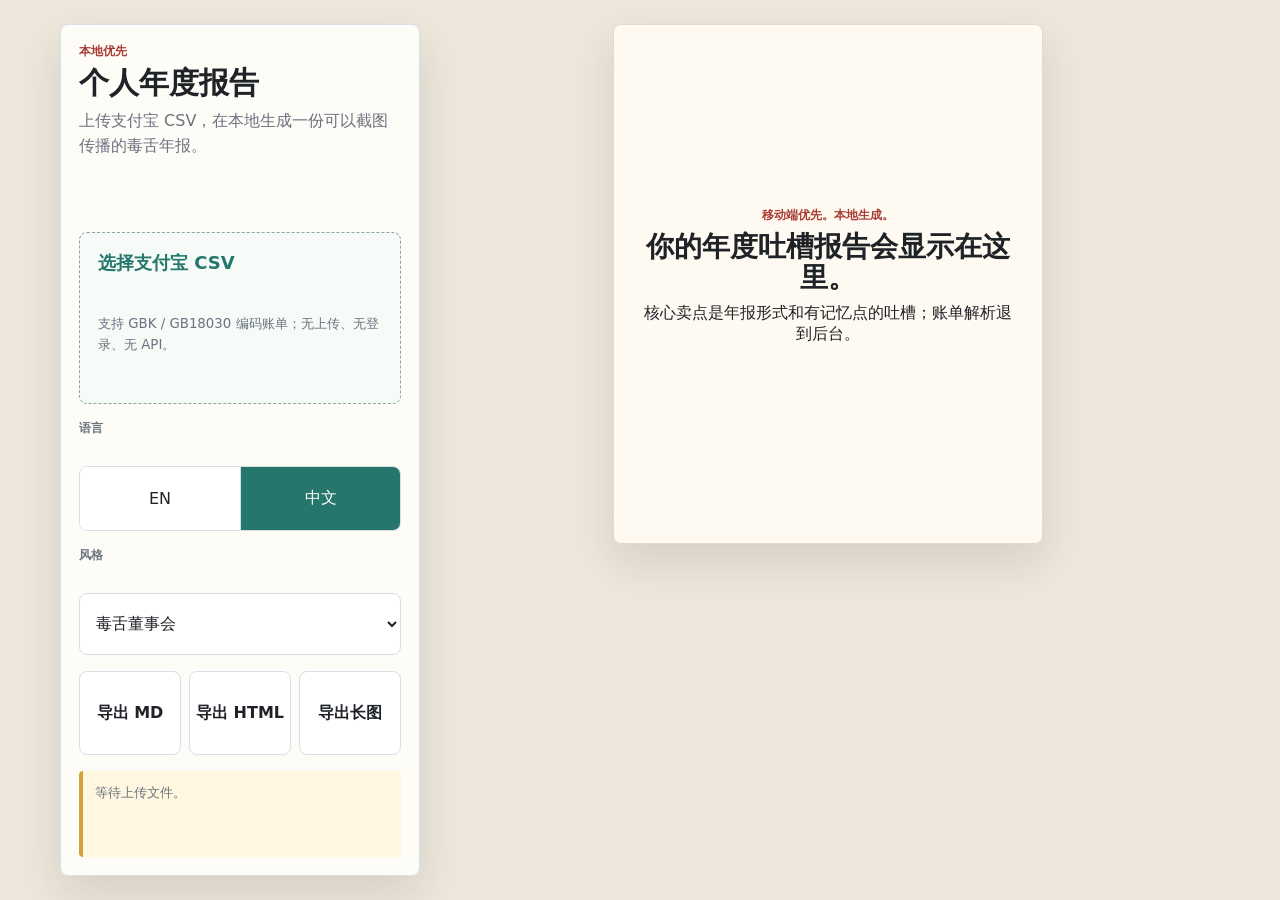
<file: web/annual-report/index.html>
<!doctype html>
<html lang="en" translate="no">
  <head>
    <meta charset="utf-8" />
    <meta name="google" content="notranslate" />
    <meta name="viewport" content="width=device-width, initial-scale=1" />
    <title>Local Personal Annual Report</title>
    <link rel="stylesheet" href="./src/styles.css" />
  </head>
  <body>
    <main class="shell">
      <section class="workspace">
        <aside class="panel controls" aria-label="Report controls">
          <div>
            <p class="eyebrow" data-i18n="eyebrow">Local-first</p>
            <h1 data-i18n="appTitle">Personal Annual Report</h1>
            <p class="intro" data-i18n="intro">Upload an Alipay CSV or cleaned ledger CSV. Everything runs in this browser tab.</p>
          </div>

          <label class="dropzone" for="fileInput">
            <input id="fileInput" type="file" accept=".csv,.json" />
            <span class="drop-title" data-i18n="chooseFile">Choose CSV / JSON</span>
            <small data-i18n="dropHint">Alipay CSV is supported first; cleaned ledger exports also work.</small>
          </label>

          <div class="control-group">
            <span class="control-label" data-i18n="languageLabel">Language</span>
            <div class="segmented" role="group" aria-label="Language">
              <button class="active" type="button" data-lang="en">EN</button>
              <button type="button" data-lang="zh">中文</button>
            </div>
          </div>

          <div class="control-group">
            <span class="control-label" data-i18n="toneLabel">Tone</span>
            <select id="styleSelect">
              <option value="board_roast" data-i18n="styleBoardRoast">Board Roast</option>
              <option value="serious" data-i18n="styleSerious">Serious Report</option>
              <option value="social_share" data-i18n="styleSocial">Social Share</option>
            </select>
          </div>

          <div class="actions">
            <button id="exportMarkdown" type="button" data-i18n="exportMarkdown">Markdown</button>
            <button id="exportHtml" type="button" data-i18n="exportHtml">HTML</button>
            <button id="exportPng" type="button" data-i18n="exportPng">PNG</button>
          </div>

          <div id="status" class="status" role="status">
            <span data-i18n="waiting">Waiting for a file.</span>
          </div>
        </aside>

        <section class="report-wrap" aria-live="polite">
          <article id="report" class="report">
            <div class="placeholder">
              <p class="eyebrow" data-i18n="placeholderKicker">No network. No API.</p>
              <h2 data-i18n="placeholderTitle">Your report will appear here.</h2>
              <p data-i18n="placeholderBody">Upload an Alipay CSV first; stricter multi-source reconciliation still belongs to the CLI.</p>
            </div>
          </article>
        </section>
      </section>
    </main>
    <script src="./src/app.js"></script>
  </body>
</html>
</file>
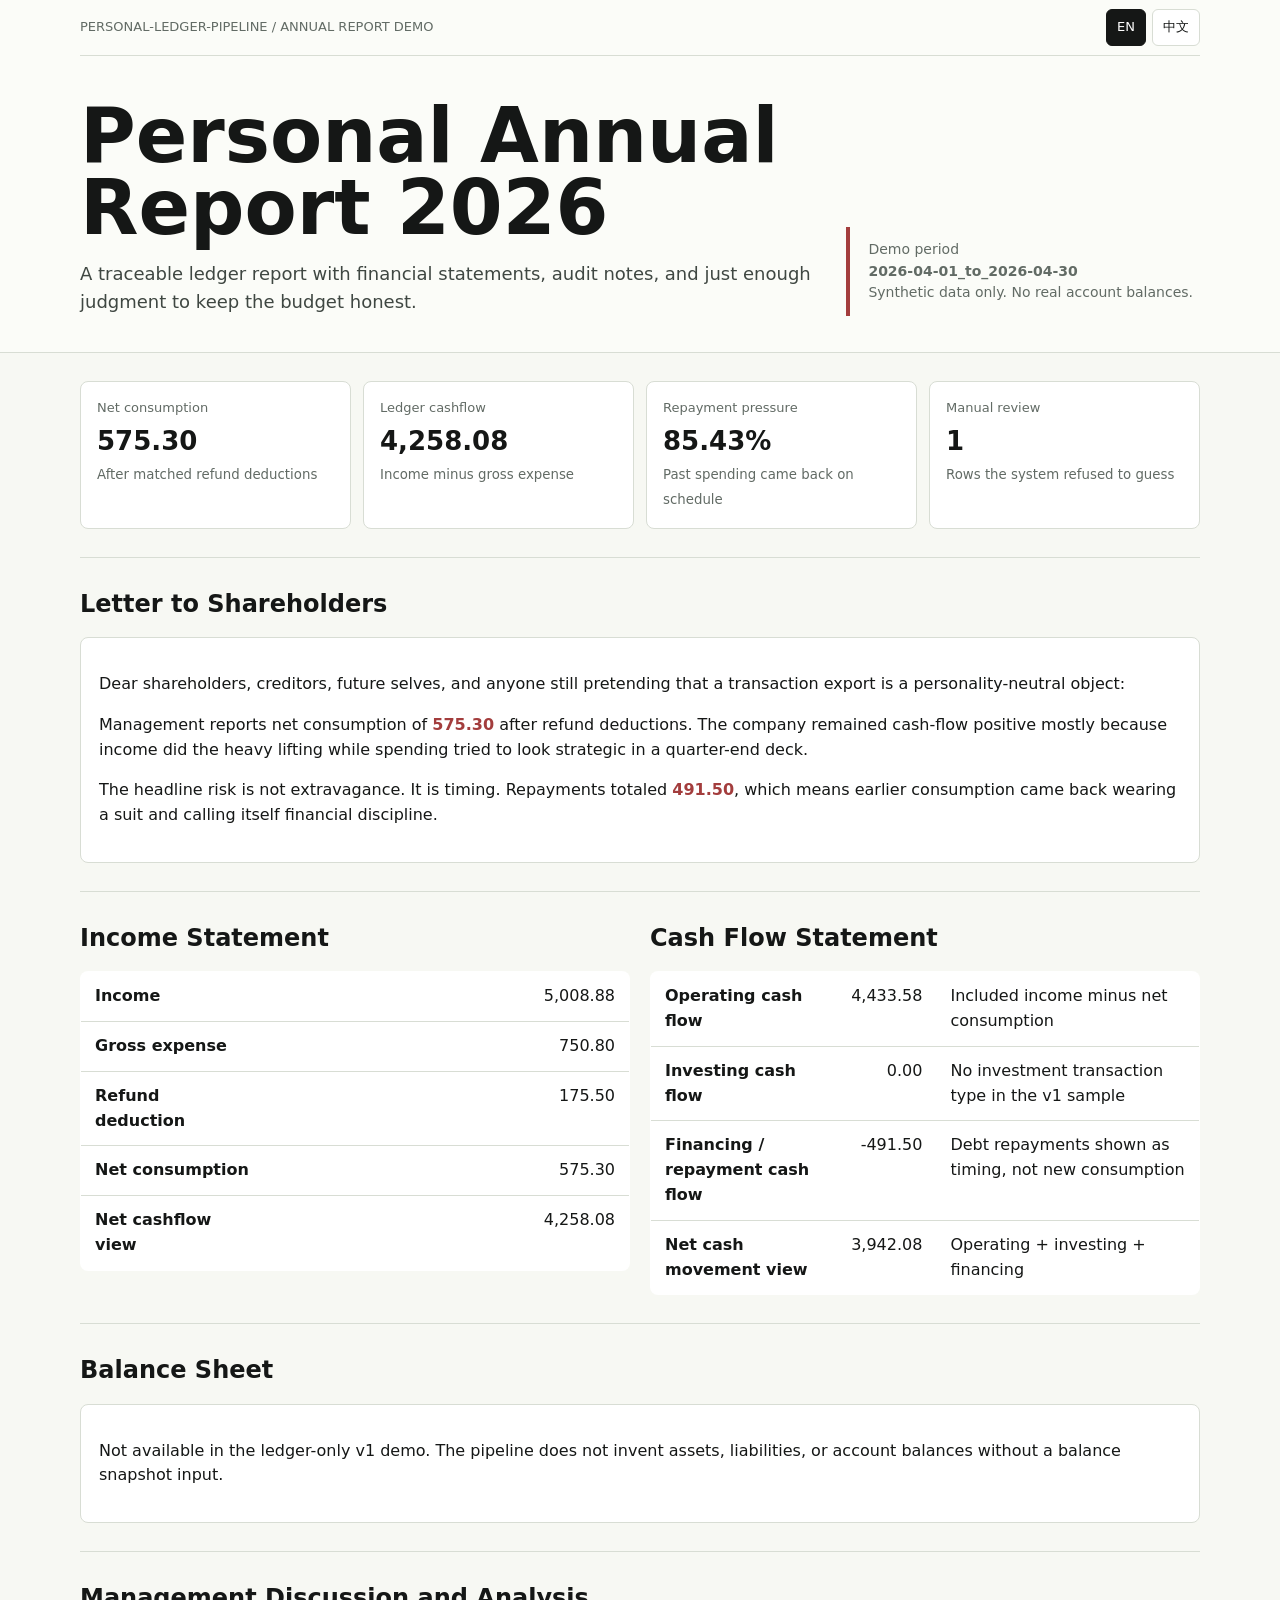
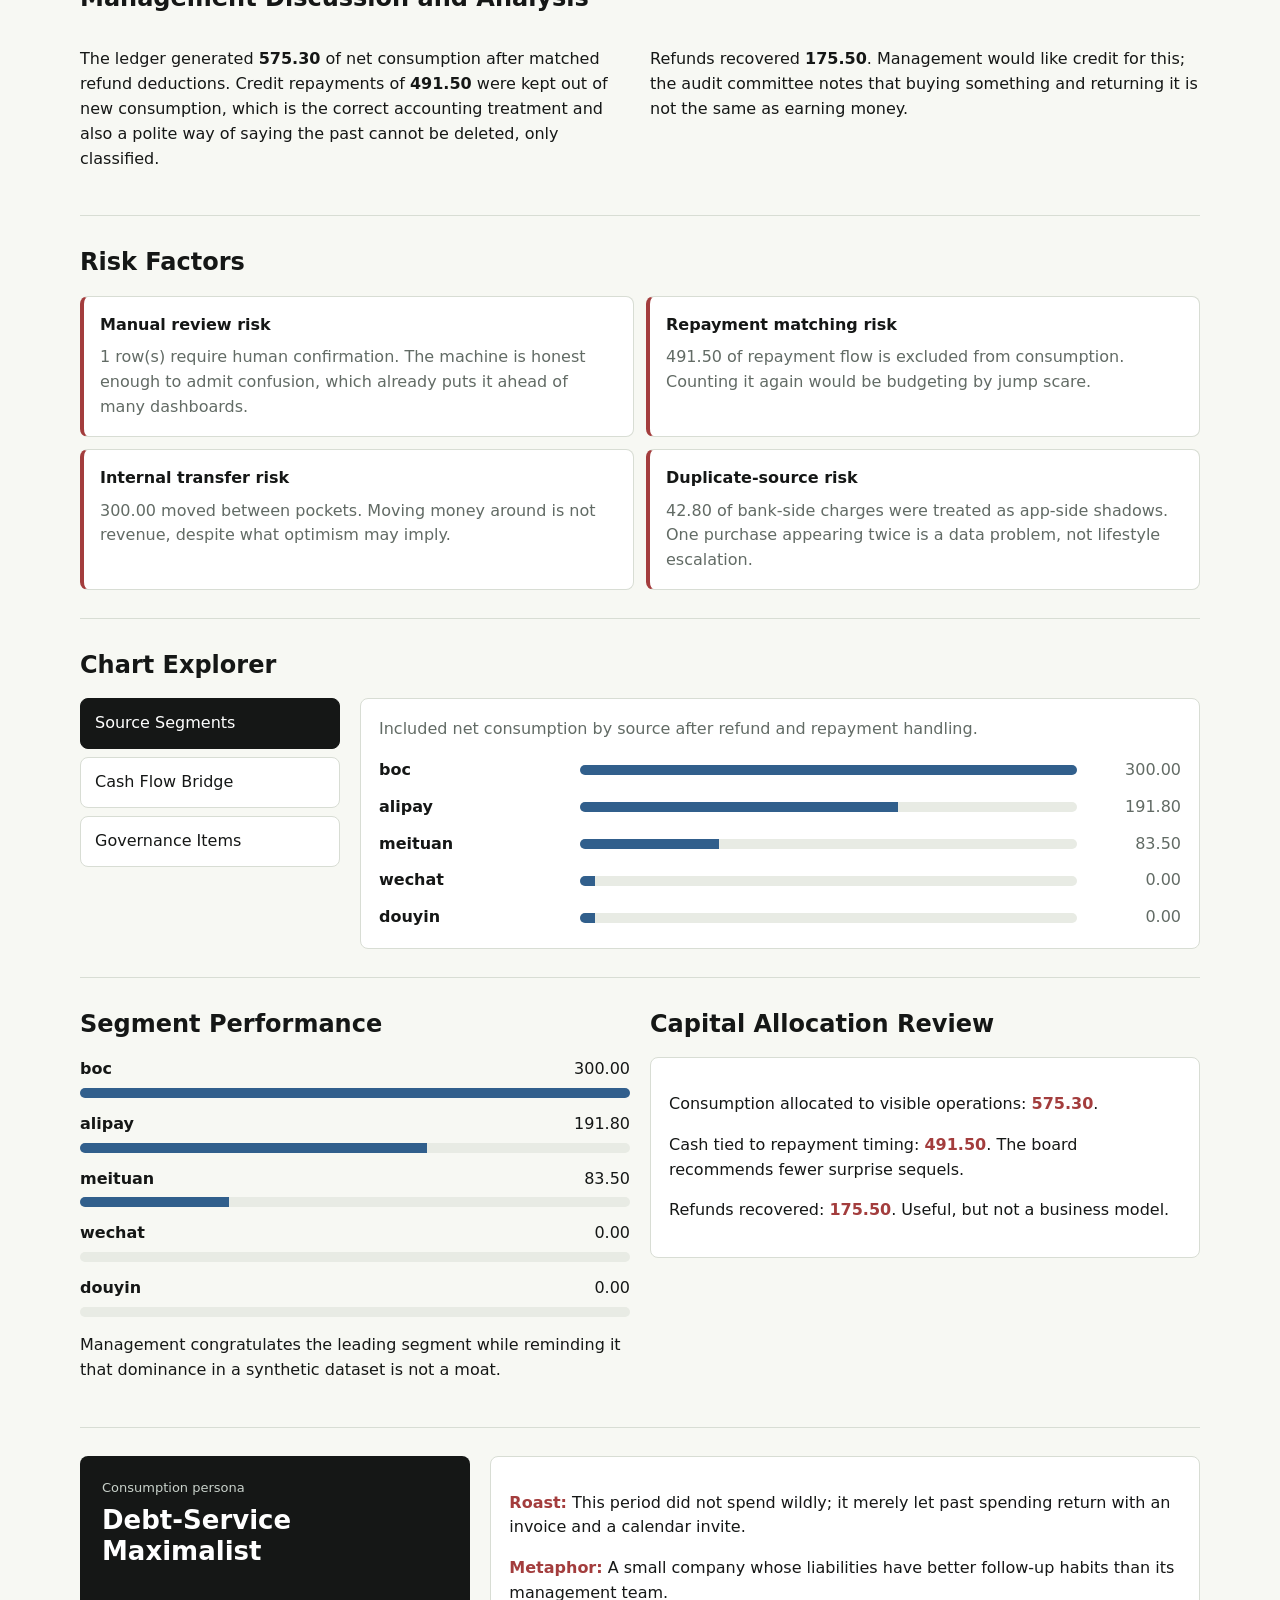
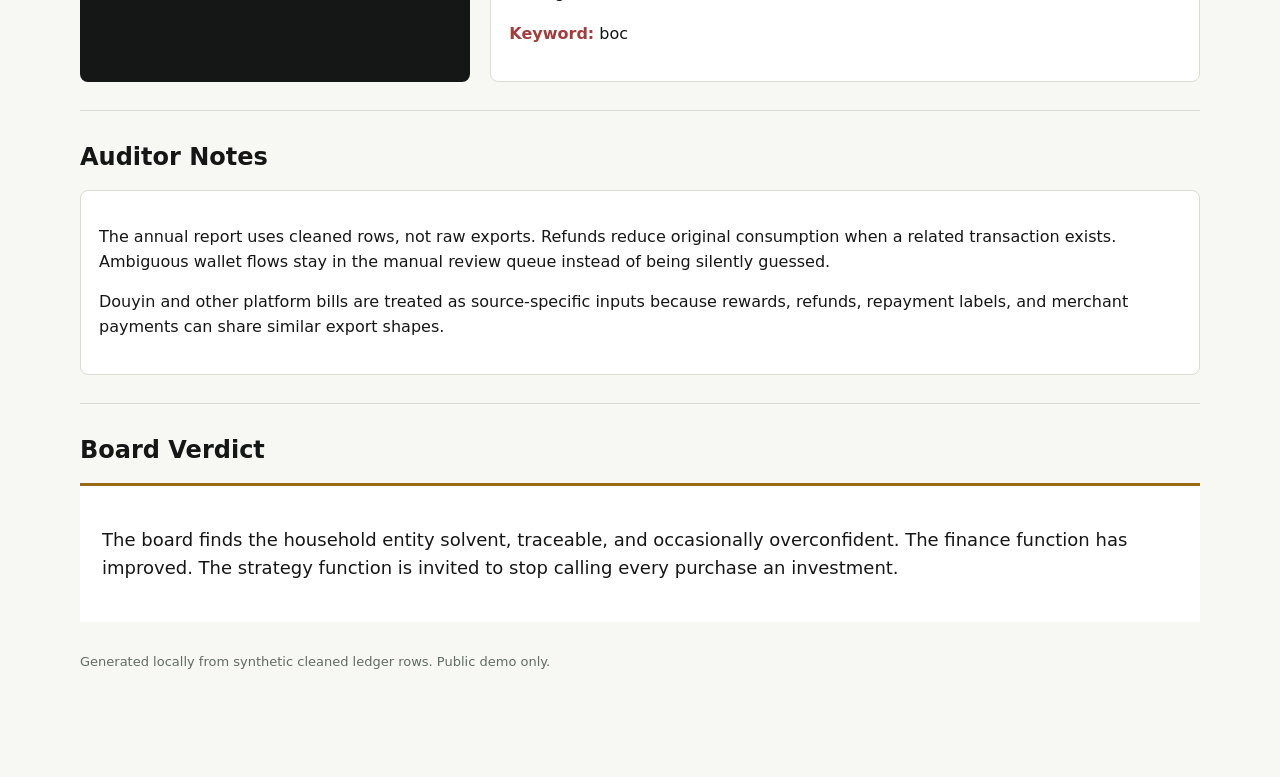
<file: examples/annual_report_2026.html>
<!doctype html>
<html lang="en">
<head>
  <meta charset="utf-8">
  <meta name="viewport" content="width=device-width, initial-scale=1">
  <title>Personal Annual Report 2026</title>
  <style>
    :root {
      --paper: #f7f8f3;
      --ink: #151716;
      --muted: #626b65;
      --line: #d8ddd4;
      --panel: #ffffff;
      --green: #2f6f4e;
      --blue: #315f8c;
      --red: #a33d3d;
      --gold: #9a6a16;
    }
    * { box-sizing: border-box; }
    body {
      margin: 0;
      background: var(--paper);
      color: var(--ink);
      font-family: Inter, ui-sans-serif, system-ui, -apple-system, BlinkMacSystemFont, "Segoe UI", sans-serif;
      line-height: 1.55;
    }
    body[data-lang="en"] .lang-zh,
    body[data-lang="zh"] .lang-en { display: none; }
    .report-header {
      border-bottom: 1px solid var(--line);
      background: #fbfcf8;
    }
    .wrap { width: min(1120px, calc(100% - 32px)); margin: 0 auto; }
    .topbar {
      min-height: 56px;
      display: flex;
      align-items: center;
      justify-content: space-between;
      gap: 16px;
      border-bottom: 1px solid var(--line);
    }
    .brand { font-size: 13px; color: var(--muted); text-transform: uppercase; letter-spacing: 0; }
    .top-actions { display: flex; align-items: center; gap: 10px; flex-wrap: wrap; }
    .back-link {
      color: var(--green);
      text-decoration: none;
      border-bottom: 1px solid rgba(47, 111, 78, 0.35);
      font-size: 13px;
    }
    .toggle { display: flex; gap: 6px; }
    .toggle button {
      border: 1px solid var(--line);
      background: var(--panel);
      color: var(--ink);
      padding: 7px 10px;
      border-radius: 6px;
      cursor: pointer;
      font: inherit;
      font-size: 13px;
    }
    .toggle button[aria-pressed="true"] {
      background: var(--ink);
      border-color: var(--ink);
      color: #fff;
    }
    .hero {
      padding: 44px 0 36px;
      display: grid;
      grid-template-columns: minmax(0, 1.35fr) minmax(260px, 0.65fr);
      gap: 32px;
      align-items: end;
    }
    h1 {
      margin: 0 0 16px;
      font-size: clamp(38px, 6vw, 76px);
      line-height: 0.95;
      letter-spacing: 0;
    }
    .subtitle { max-width: 760px; color: #3f4742; font-size: 18px; margin: 0; }
    .stamp {
      border-left: 4px solid var(--red);
      padding: 12px 0 12px 18px;
      color: var(--muted);
      font-size: 14px;
    }
    main { padding: 28px 0 64px; }
    .metrics {
      display: grid;
      grid-template-columns: repeat(4, minmax(0, 1fr));
      gap: 12px;
      margin-bottom: 28px;
    }
    .metric {
      background: var(--panel);
      border: 1px solid var(--line);
      border-radius: 8px;
      padding: 16px;
      min-height: 132px;
    }
    .metric .label { display: block; color: var(--muted); font-size: 13px; }
    .metric strong { display: block; margin: 10px 0 8px; font-size: 26px; line-height: 1; }
    .metric small { color: var(--muted); }
    .band {
      padding: 28px 0;
      border-top: 1px solid var(--line);
    }
    .band h2 { margin: 0 0 14px; font-size: 24px; letter-spacing: 0; }
    .two-col {
      display: grid;
      grid-template-columns: minmax(0, 1fr) minmax(0, 1fr);
      gap: 20px;
    }
    .note {
      background: #fff;
      border: 1px solid var(--line);
      border-radius: 8px;
      padding: 18px;
    }
    .note strong { color: var(--red); }
    table {
      width: 100%;
      border-collapse: collapse;
      background: var(--panel);
      border: 1px solid var(--line);
      border-radius: 8px;
      overflow: hidden;
    }
    th, td { padding: 12px 14px; border-bottom: 1px solid var(--line); text-align: left; vertical-align: top; }
    td:nth-child(2) { text-align: right; font-variant-numeric: tabular-nums; }
    tr:last-child th, tr:last-child td { border-bottom: 0; }
    th { width: 34%; font-weight: 600; }
    .risk-grid {
      display: grid;
      grid-template-columns: repeat(2, minmax(0, 1fr));
      gap: 12px;
    }
    .risk {
      border: 1px solid var(--line);
      border-left: 4px solid var(--red);
      background: var(--panel);
      border-radius: 8px;
      padding: 16px;
    }
    .risk h3 { margin: 0 0 8px; font-size: 16px; }
    .risk p { margin: 0; color: var(--muted); }
    .segment-row { margin: 0 0 14px; }
    .segment-top { display: flex; justify-content: space-between; gap: 12px; margin-bottom: 6px; }
    .bar { height: 10px; background: #e8ebe4; border-radius: 999px; overflow: hidden; }
    .bar span { display: block; height: 100%; background: var(--blue); }
    .chart-shell {
      display: grid;
      grid-template-columns: 260px minmax(0, 1fr);
      gap: 20px;
      align-items: start;
    }
    .chart-controls { display: grid; gap: 8px; }
    .chart-button {
      width: 100%;
      border: 1px solid var(--line);
      background: var(--panel);
      border-radius: 8px;
      padding: 12px 14px;
      color: var(--ink);
      cursor: pointer;
      font: inherit;
      text-align: left;
    }
    .chart-button[aria-pressed="true"] { background: var(--ink); color: #fff; border-color: var(--ink); }
    .chart-explorer { background: var(--panel); border: 1px solid var(--line); border-radius: 8px; padding: 18px; }
    .chart-summary { color: var(--muted); margin: 0 0 16px; }
    .chart-list { display: grid; gap: 12px; }
    .chart-item {
      display: grid;
      grid-template-columns: minmax(120px, .38fr) minmax(0, 1fr) 92px;
      gap: 12px;
      align-items: center;
    }
    .chart-label { font-weight: 700; }
    .chart-value { color: var(--muted); font-variant-numeric: tabular-nums; text-align: right; }
    .persona {
      display: grid;
      grid-template-columns: minmax(0, 0.55fr) minmax(0, 1fr);
      gap: 20px;
      align-items: stretch;
    }
    .persona-badge {
      background: var(--ink);
      color: #fff;
      border-radius: 8px;
      padding: 22px;
    }
    .persona-badge span { display: block; color: #c8d1ca; font-size: 13px; margin-bottom: 8px; }
    .persona-badge strong { font-size: 26px; line-height: 1.1; }
    .verdict {
      border-top: 3px solid var(--gold);
      background: #fff;
      padding: 22px;
      font-size: 18px;
    }
    .footnote { color: var(--muted); font-size: 13px; margin-top: 30px; }
    @media (max-width: 820px) {
      .hero, .two-col, .persona, .chart-shell { grid-template-columns: 1fr; }
      .metrics, .risk-grid { grid-template-columns: repeat(2, minmax(0, 1fr)); }
    }
    @media (max-width: 560px) {
      .wrap { width: min(100% - 20px, 1120px); }
      .topbar { align-items: flex-start; flex-direction: column; padding: 12px 0; }
      .top-actions { align-items: flex-start; }
      .metrics, .risk-grid { grid-template-columns: 1fr; }
      .chart-item { grid-template-columns: 1fr; gap: 6px; }
      .chart-value { text-align: left; }
      th, td { display: block; width: 100%; }
      td:nth-child(2) { text-align: left; }
    }
  </style>
</head>
<body data-lang="en">
  <header class="report-header">
    <div class="wrap">
      <div class="topbar">
        <div class="brand">personal-ledger-pipeline / annual report demo</div>
        <div class="top-actions">

          <div class="toggle" aria-label="Language">
            <button type="button" data-set-lang="en" aria-pressed="true">EN</button>
            <button type="button" data-set-lang="zh" aria-pressed="false">中文</button>
          </div>
        </div>
      </div>
      <section class="hero">
        <div>
          <h1 class="lang lang-en">Personal Annual Report 2026</h1>
          <h1 class="lang lang-zh">个人年度报告 2026</h1>
          <p class="subtitle lang lang-en">A traceable ledger report with financial statements, audit notes, and just enough judgment to keep the budget honest.</p>
          <p class="subtitle lang lang-zh">一份从清洗后账本生成的网页年报：有财务三表、审计说明，也有一点让预算无法装睡的锐评。</p>
        </div>
        <aside class="stamp">
          <span class="lang lang-en">Demo period</span><span class="lang lang-zh">演示期间</span><br>
          <strong>2026-04-01_to_2026-04-30</strong><br>
          <span class="lang lang-en">Synthetic data only. No real account balances.</span>
          <span class="lang lang-zh">仅使用合成数据，不包含真实账户余额。</span>
        </aside>
      </section>
    </div>
  </header>
  <main class="wrap">
    <section class="metrics" aria-label="Financial highlights">

        <article class="metric">
          <span class="label lang lang-en">Net consumption</span>
          <span class="label lang lang-zh">净消费</span>
          <strong>575.30</strong>
          <small class="lang lang-en">After matched refund deductions</small>
          <small class="lang lang-zh">已扣除可匹配退款</small>
        </article>

        <article class="metric">
          <span class="label lang lang-en">Ledger cashflow</span>
          <span class="label lang lang-zh">账本净现金流</span>
          <strong>4,258.08</strong>
          <small class="lang lang-en">Income minus gross expense</small>
          <small class="lang lang-zh">收入减退款前总支出</small>
        </article>

        <article class="metric">
          <span class="label lang lang-en">Repayment pressure</span>
          <span class="label lang lang-zh">还款压力</span>
          <strong>85.43%</strong>
          <small class="lang lang-en">Past spending came back on schedule</small>
          <small class="lang lang-zh">历史消费按时回来敲门</small>
        </article>

        <article class="metric">
          <span class="label lang lang-en">Manual review</span>
          <span class="label lang lang-zh">人工复核</span>
          <strong>1</strong>
          <small class="lang lang-en">Rows the system refused to guess</small>
          <small class="lang lang-zh">系统拒绝硬猜的流水</small>
        </article>
    </section>

    <section class="band">
      <h2 class="lang lang-en">Letter to Shareholders</h2>
      <h2 class="lang lang-zh">致股东信</h2>
      <div class="note">
        <p class="lang lang-en">Dear shareholders, creditors, future selves, and anyone still pretending that a transaction export is a personality-neutral object:</p>
        <p class="lang lang-zh">致各位股东、债权人、未来的自己，以及仍然相信账单导出不暴露性格的朋友：</p>
        <p class="lang lang-en">Management reports net consumption of <strong>575.30</strong> after refund deductions. The company remained cash-flow positive mostly because income did the heavy lifting while spending tried to look strategic in a quarter-end deck.</p>
        <p class="lang lang-zh">管理层报告，本期退款抵扣后的净消费为 <strong>575.30</strong>。公司维持账本口径现金流为正，主要原因是收入承担了大部分体力活，而支出负责在季末汇报里假装自己很有战略意义。</p>
        <p class="lang lang-en">The headline risk is not extravagance. It is timing. Repayments totaled <strong>491.50</strong>, which means earlier consumption came back wearing a suit and calling itself financial discipline.</p>
        <p class="lang lang-zh">本期最大风险来自时点，而非挥霍。还款合计 <strong>491.50</strong>，说明早先的消费换了身西装回来，并自称财务纪律。</p>
      </div>
    </section>

    <section class="band two-col">
      <div>
        <h2 class="lang lang-en">Income Statement</h2>
        <h2 class="lang lang-zh">个人利润表</h2>
        <table><tr><th><span class="lang lang-en">Income</span><span class="lang lang-zh">收入</span></th><td>5,008.88</td></tr>
<tr><th><span class="lang lang-en">Gross expense</span><span class="lang lang-zh">退款前总支出</span></th><td>750.80</td></tr>
<tr><th><span class="lang lang-en">Refund deduction</span><span class="lang lang-zh">退款抵扣</span></th><td>175.50</td></tr>
<tr><th><span class="lang lang-en">Net consumption</span><span class="lang lang-zh">净消费</span></th><td>575.30</td></tr>
<tr><th><span class="lang lang-en">Net cashflow view</span><span class="lang lang-zh">账本视角净现金流</span></th><td>4,258.08</td></tr></table>
      </div>
      <div>
        <h2 class="lang lang-en">Cash Flow Statement</h2>
        <h2 class="lang lang-zh">个人现金流量表</h2>
        <table><tr><th><span class="lang lang-en">Operating cash flow</span><span class="lang lang-zh">经营性现金流</span></th><td>4,433.58</td><td><span class="lang lang-en">Included income minus net consumption</span><span class="lang lang-zh">纳入收入减去净消费</span></td></tr>
<tr><th><span class="lang lang-en">Investing cash flow</span><span class="lang lang-zh">投资性现金流</span></th><td>0.00</td><td><span class="lang lang-en">No investment transaction type in the v1 sample</span><span class="lang lang-zh">v1 样本暂无投资交易类型</span></td></tr>
<tr><th><span class="lang lang-en">Financing / repayment cash flow</span><span class="lang lang-zh">融资 / 还款现金流</span></th><td>-491.50</td><td><span class="lang lang-en">Debt repayments shown as timing, not new consumption</span><span class="lang lang-zh">还款作为时点展示，不计入新消费</span></td></tr>
<tr><th><span class="lang lang-en">Net cash movement view</span><span class="lang lang-zh">净现金变动视角</span></th><td>3,942.08</td><td><span class="lang lang-en">Operating + investing + financing</span><span class="lang lang-zh">经营性 + 投资性 + 融资性现金流</span></td></tr></table>
      </div>
    </section>

    <section class="band">
      <h2 class="lang lang-en">Balance Sheet</h2>
      <h2 class="lang lang-zh">个人资产负债表</h2>
      <div class="note">
        <p class="lang lang-en">Not available in the ledger-only v1 demo. The pipeline does not invent assets, liabilities, or account balances without a balance snapshot input.</p>
        <p class="lang lang-zh">v1 账本演示暂不生成资产负债表。仅凭交易流水不能可靠推断资产、负债或账户余额；没有余额快照输入时，系统不会虚构这些数据。</p>
      </div>
    </section>

    <section class="band">
      <h2 class="lang lang-en">Management Discussion and Analysis</h2>
      <h2 class="lang lang-zh">管理层讨论与分析</h2>
      <div class="two-col">
        <p class="lang lang-en">The ledger generated <strong>575.30</strong> of net consumption after matched refund deductions. Credit repayments of <strong>491.50</strong> were kept out of new consumption, which is the correct accounting treatment and also a polite way of saying the past cannot be deleted, only classified.</p>
        <p class="lang lang-zh">账本在匹配退款抵扣后形成 <strong>575.30</strong> 的净消费。<strong>491.50</strong> 的信用还款未计入新消费，这是正确的会计处理，也是一种比较体面的说法：过去不能删除，只能分类。</p>
        <p class="lang lang-en">Refunds recovered <strong>175.50</strong>. Management would like credit for this; the audit committee notes that buying something and returning it is not the same as earning money.</p>
        <p class="lang lang-zh">本期退款回收 <strong>175.50</strong>。管理层希望对此邀功；审计委员会提醒，买了又退不等于创造收入。</p>
      </div>
    </section>

    <section class="band">
      <h2 class="lang lang-en">Risk Factors</h2>
      <h2 class="lang lang-zh">风险因素</h2>
      <div class="risk-grid">
        <article class="risk"><h3 class="lang lang-en">Manual review risk</h3><h3 class="lang lang-zh">人工复核风险</h3><p class="lang lang-en">1 row(s) require human confirmation. The machine is honest enough to admit confusion, which already puts it ahead of many dashboards.</p><p class="lang lang-zh">1 行流水需要人工确认。机器至少承认自己看不懂，这已经比很多仪表盘诚实。</p></article>
        <article class="risk"><h3 class="lang lang-en">Repayment matching risk</h3><h3 class="lang lang-zh">还款匹配风险</h3><p class="lang lang-en">491.50 of repayment flow is excluded from consumption. Counting it again would be budgeting by jump scare.</p><p class="lang lang-zh">491.50 的还款流量已从消费口径剔除。再算一次，就是用惊吓法做预算。</p></article>
        <article class="risk"><h3 class="lang lang-en">Internal transfer risk</h3><h3 class="lang lang-zh">内部转账风险</h3><p class="lang lang-en">300.00 moved between pockets. Moving money around is not revenue, despite what optimism may imply.</p><p class="lang lang-zh">300.00 属于账户间流动。钱从左口袋到右口袋，不会因为路径变长就变成收入。</p></article>
        <article class="risk"><h3 class="lang lang-en">Duplicate-source risk</h3><h3 class="lang lang-zh">多来源重复风险</h3><p class="lang lang-en">42.80 of bank-side charges were treated as app-side shadows. One purchase appearing twice is a data problem, not lifestyle escalation.</p><p class="lang lang-zh">42.80 的银行卡侧扣款被识别为 app 支付影子记录。一笔消费出现两次，属于数据问题，不该升级成生活方式检讨。</p></article>
      </div>
    </section>

    <section class="band">
      <h2 class="lang lang-en">Chart Explorer</h2>
      <h2 class="lang lang-zh">图表查看器</h2>
      <div class="chart-shell">
        <div class="chart-controls" aria-label="Chart datasets">
          <button class="chart-button" type="button" data-chart="segments" aria-pressed="true">
            <span class="lang lang-en">Source Segments</span><span class="lang lang-zh">来源分部</span>
          </button>
          <button class="chart-button" type="button" data-chart="cashflow" aria-pressed="false">
            <span class="lang lang-en">Cash Flow Bridge</span><span class="lang lang-zh">现金流桥</span>
          </button>
          <button class="chart-button" type="button" data-chart="governance" aria-pressed="false">
            <span class="lang lang-en">Governance Items</span><span class="lang lang-zh">治理项目</span>
          </button>
        </div>
        <div class="chart-explorer">
          <p class="chart-summary" data-chart-summary></p>
          <div class="chart-list" data-chart-list></div>
        </div>
      </div>
    </section>

    <section class="band two-col">
      <div>
        <h2 class="lang lang-en">Segment Performance</h2>
        <h2 class="lang lang-zh">分部表现</h2>

        <div class="segment-row">
          <div class="segment-top">
            <strong>boc</strong>
            <span>300.00</span>
          </div>
          <div class="bar"><span style="width: 100%"></span></div>
        </div>

        <div class="segment-row">
          <div class="segment-top">
            <strong>alipay</strong>
            <span>191.80</span>
          </div>
          <div class="bar"><span style="width: 63%"></span></div>
        </div>

        <div class="segment-row">
          <div class="segment-top">
            <strong>meituan</strong>
            <span>83.50</span>
          </div>
          <div class="bar"><span style="width: 27%"></span></div>
        </div>

        <div class="segment-row">
          <div class="segment-top">
            <strong>wechat</strong>
            <span>0.00</span>
          </div>
          <div class="bar"><span style="width: 0%"></span></div>
        </div>

        <div class="segment-row">
          <div class="segment-top">
            <strong>douyin</strong>
            <span>0.00</span>
          </div>
          <div class="bar"><span style="width: 0%"></span></div>
        </div>
        <p class="lang lang-en">Management congratulates the leading segment while reminding it that dominance in a synthetic dataset is not a moat.</p>
        <p class="lang lang-zh">管理层祝贺领先分部，同时提醒它：在合成数据里领先，不构成护城河。</p>
      </div>
      <div>
        <h2 class="lang lang-en">Capital Allocation Review</h2>
        <h2 class="lang lang-zh">资本配置回顾</h2>
        <div class="note">
          <p class="lang lang-en">Consumption allocated to visible operations: <strong>575.30</strong>.</p>
          <p class="lang lang-zh">分配至可见经营活动的消费：<strong>575.30</strong>。</p>
          <p class="lang lang-en">Cash tied to repayment timing: <strong>491.50</strong>. The board recommends fewer surprise sequels.</p>
          <p class="lang lang-zh">被还款时点占用的现金：<strong>491.50</strong>。董事会建议减少这种突袭式续集。</p>
          <p class="lang lang-en">Refunds recovered: <strong>175.50</strong>. Useful, but not a business model.</p>
          <p class="lang lang-zh">退款回收：<strong>175.50</strong>。有用，但还撑不起一个商业模式。</p>
        </div>
      </div>
    </section>

    <section class="band persona">
      <div class="persona-badge">
        <span class="lang lang-en">Consumption persona</span>
        <span class="lang lang-zh">消费人格画像</span>
        <strong class="lang lang-en">Debt-Service Maximalist</strong>
        <strong class="lang lang-zh">还款优先型 CFO</strong>
      </div>
      <div class="note">
        <p class="lang lang-en"><strong>Roast:</strong> This period did not spend wildly; it merely let past spending return with an invoice and a calendar invite.</p>
        <p class="lang lang-zh"><strong>锐评：</strong>本期没有真的挥霍，只是让过去的消费带着账单和日程提醒重新登场。</p>
        <p class="lang lang-en"><strong>Metaphor:</strong> A small company whose liabilities have better follow-up habits than its management team.</p>
        <p class="lang lang-zh"><strong>年度比喻：</strong>像一家小公司，负债管理比管理层本人更会 follow up。</p>
        <p class="lang lang-en"><strong>Keyword:</strong> boc</p>
        <p class="lang lang-zh"><strong>年度关键词：</strong>boc</p>
      </div>
    </section>

    <section class="band">
      <h2 class="lang lang-en">Auditor Notes</h2>
      <h2 class="lang lang-zh">审计说明</h2>
      <div class="note">
        <p class="lang lang-en">The annual report uses cleaned rows, not raw exports. Refunds reduce original consumption when a related transaction exists. Ambiguous wallet flows stay in the manual review queue instead of being silently guessed.</p>
        <p class="lang lang-zh">年报只使用清洗后的账本，不直接读取原始账单。存在关联交易时，退款回冲原始消费；含义不明的钱包流水进入人工复核队列，不静默猜测。</p>
        <p class="lang lang-en">Douyin and other platform bills are treated as source-specific inputs because rewards, refunds, repayment labels, and merchant payments can share similar export shapes.</p>
        <p class="lang lang-zh">抖音等平台账单按特殊来源处理，因为奖励、退款、还款标签和商户消费在导出格式上可能长得很像。</p>
      </div>
    </section>

    <section class="band">
      <h2 class="lang lang-en">Board Verdict</h2>
      <h2 class="lang lang-zh">董事会结论</h2>
      <div class="verdict">
        <p class="lang lang-en">The board finds the household entity solvent, traceable, and occasionally overconfident. The finance function has improved. The strategy function is invited to stop calling every purchase an investment.</p>
        <p class="lang lang-zh">董事会认为，本家庭实体具备偿付能力、可追溯性，以及偶发性过度自信。财务职能已有进步，战略职能请停止把每一笔消费都称为投资。</p>
      </div>
      <p class="footnote lang lang-en">Generated locally from synthetic cleaned ledger rows. Public demo only.</p>
      <p class="footnote lang lang-zh">由本地合成 cleaned ledger 生成。仅用于公开演示。</p>
    </section>
  </main>
  <script>
    const chartData = {"segments": {"summaryEn": "Included net consumption by source after refund and repayment handling.", "summaryZh": "按来源查看已纳入消费口径的净消费，已处理退款和还款排除。", "items": [{"labelEn": "boc", "labelZh": "boc", "value": 300.0, "display": "300.00"}, {"labelEn": "alipay", "labelZh": "alipay", "value": 191.8, "display": "191.80"}, {"labelEn": "meituan", "labelZh": "meituan", "value": 83.5, "display": "83.50"}, {"labelEn": "wechat", "labelZh": "wechat", "value": 0.0, "display": "0.00"}, {"labelEn": "douyin", "labelZh": "douyin", "value": 0.0, "display": "0.00"}]}, "cashflow": {"summaryEn": "A simplified cash-flow bridge built from cleaned ledger rules.", "summaryZh": "用 cleaned ledger 规则生成的简化现金流桥。", "items": [{"labelEn": "Operating", "labelZh": "经营性", "value": 4433.58, "display": "4,433.58"}, {"labelEn": "Investing", "labelZh": "投资性", "value": 0.0, "display": "0.00"}, {"labelEn": "Financing / repayment", "labelZh": "融资 / 还款", "value": 491.5, "display": "-491.50"}, {"labelEn": "Net movement", "labelZh": "净现金变动", "value": 3942.08, "display": "3,942.08"}]}, "governance": {"summaryEn": "Rows excluded from new-consumption math but still shown for traceability.", "summaryZh": "这些项目不计入新消费，但保留在治理和追溯视图中。", "items": [{"labelEn": "Repayments", "labelZh": "还款", "value": 491.5, "display": "491.50"}, {"labelEn": "Internal transfers", "labelZh": "内部转账", "value": 300.0, "display": "300.00"}, {"labelEn": "Duplicate app shadows", "labelZh": "重复来源影子记录", "value": 42.8, "display": "42.80"}, {"labelEn": "Manual review rows", "labelZh": "人工复核行数", "value": 1.0, "display": "1"}]}};
    const buttons = document.querySelectorAll("[data-set-lang]");
    buttons.forEach((button) => {
      button.addEventListener("click", () => {
        const lang = button.dataset.setLang;
        document.body.dataset.lang = lang;
        document.documentElement.lang = lang === "zh" ? "zh-CN" : "en";
        buttons.forEach((item) => item.setAttribute("aria-pressed", String(item === button)));
        renderChart(document.querySelector("[data-chart][aria-pressed='true']").dataset.chart);
      });
    });
    const chartButtons = document.querySelectorAll("[data-chart]");
    const chartSummary = document.querySelector("[data-chart-summary]");
    const chartList = document.querySelector("[data-chart-list]");
    function activeLang() {
      return document.body.dataset.lang === "zh" ? "Zh" : "En";
    }
    function escapeHTML(value) {
      return String(value).replace(/[&<>"']/g, (char) => ({
        "&": "&amp;",
        "<": "&lt;",
        ">": "&gt;",
        '"': "&quot;",
        "'": "&#39;",
      }[char]));
    }
    function renderChart(key) {
      const dataset = chartData[key];
      const suffix = activeLang();
      const max = Math.max(...dataset.items.map((item) => Number(item.value || 0)), 0);
      chartSummary.textContent = dataset["summary" + suffix];
      chartList.innerHTML = dataset.items.map((item) => {
        const numericValue = Number(item.value || 0);
        const width = max > 0 ? Math.max(3, Math.round((numericValue / max) * 100)) : 0;
        return `<div class="chart-item">
          <div class="chart-label">${escapeHTML(item["label" + suffix])}</div>
          <div class="bar" aria-hidden="true"><span style="width: ${width}%"></span></div>
          <div class="chart-value">${escapeHTML(item.display)}</div>
        </div>`;
      }).join("");
    }
    chartButtons.forEach((button) => {
      button.addEventListener("click", () => {
        chartButtons.forEach((item) => item.setAttribute("aria-pressed", String(item === button)));
        renderChart(button.dataset.chart);
      });
    });
    renderChart("segments");
  </script>
</body>
</html>
</file>
<file: web/annual-report/src/styles.css>
:root {
  --ink: #1f2328;
  --muted: #6b7280;
  --line: #d9dee7;
  --paper: #f7f3ec;
  --panel: #fffdf8;
  --card: #fffaf1;
  --green: #25766b;
  --red: #a83d35;
  --gold: #d4a23a;
  --blue: #426aa5;
  --shadow: 0 18px 45px rgba(42, 35, 28, 0.12);
}

* {
  box-sizing: border-box;
}

body {
  margin: 0;
  color: var(--ink);
  background: #ede7dc;
  font-family: Inter, ui-sans-serif, system-ui, -apple-system, BlinkMacSystemFont, "Segoe UI", sans-serif;
}

button,
select {
  font: inherit;
}

.shell {
  min-height: 100vh;
  padding: 14px;
}

.workspace {
  display: grid;
  gap: 16px;
  max-width: 1160px;
  margin: 0 auto;
}

.controls {
  display: grid;
  gap: 16px;
  padding: 18px;
  background: rgba(255, 253, 248, 0.94);
  border: 1px solid var(--line);
  border-radius: 8px;
  box-shadow: var(--shadow);
}

.eyebrow {
  margin: 0 0 8px;
  color: var(--red);
  font-size: 12px;
  font-weight: 900;
  letter-spacing: 0;
  text-transform: uppercase;
}

h1,
h2,
h3,
p {
  margin-top: 0;
}

h1 {
  margin-bottom: 10px;
  font-size: 30px;
  line-height: 1.03;
}

.intro,
.status,
.dropzone small {
  color: var(--muted);
  line-height: 1.55;
}

.dropzone {
  display: grid;
  gap: 10px;
  min-height: 130px;
  padding: 18px;
  border: 1px dashed #8aa6a1;
  border-radius: 8px;
  background: #f6fbf7;
  cursor: pointer;
}

.dropzone input {
  position: absolute;
  opacity: 0;
  pointer-events: none;
}

.drop-title {
  color: var(--green);
  font-size: 18px;
  font-weight: 900;
}

.control-group {
  display: grid;
  gap: 8px;
}

.control-label {
  color: var(--muted);
  font-size: 12px;
  font-weight: 900;
  text-transform: uppercase;
}

.segmented {
  display: grid;
  grid-template-columns: 1fr 1fr;
  overflow: hidden;
  border: 1px solid var(--line);
  border-radius: 8px;
}

.segmented button,
.actions button,
select {
  min-height: 42px;
  border: 0;
  background: #fff;
  color: var(--ink);
}

.segmented button + button {
  border-left: 1px solid var(--line);
}

.segmented button.active {
  background: var(--green);
  color: #fff;
}

select {
  width: 100%;
  padding: 0 12px;
  border: 1px solid var(--line);
  border-radius: 8px;
}

.actions {
  display: grid;
  grid-template-columns: repeat(3, 1fr);
  gap: 8px;
}

.actions button {
  border: 1px solid var(--line);
  border-radius: 8px;
  font-weight: 850;
}

.status {
  padding: 12px;
  border-left: 4px solid var(--gold);
  background: #fff7df;
  border-radius: 4px;
  font-size: 13px;
}

.report-wrap {
  display: flex;
  justify-content: center;
  min-width: 0;
}

.report {
  width: min(100%, 430px);
}

.placeholder,
.report-card {
  border: 1px solid #e4dacd;
  border-radius: 8px;
  background: var(--card);
  box-shadow: var(--shadow);
}

.placeholder {
  display: grid;
  min-height: 520px;
  padding: 28px;
  place-content: center;
  text-align: center;
}

.placeholder h2 {
  margin-bottom: 10px;
  font-size: 28px;
  line-height: 1.1;
}

.annual-stack {
  display: grid;
  gap: 14px;
}

.report-card {
  overflow: hidden;
  padding: 22px;
}

.cover-card {
  min-height: 560px;
  color: #fff;
  background:
    linear-gradient(155deg, rgba(31, 35, 40, 0.92), rgba(31, 35, 40, 0.62)),
    linear-gradient(45deg, #203a43, #a83d35 52%, #d4a23a);
}

.cover-card .eyebrow,
.cover-card .muted,
.cover-card .privacy-line {
  color: rgba(255, 255, 255, 0.78);
}

.cover-title {
  margin: 70px 0 20px;
  font-size: 58px;
  line-height: 0.96;
  letter-spacing: 0;
}

.cover-verdict {
  margin: 0;
  font-size: 23px;
  font-weight: 900;
  line-height: 1.28;
}

.privacy-line {
  margin-top: 72px;
  padding-top: 16px;
  border-top: 1px solid rgba(255, 255, 255, 0.24);
  font-size: 13px;
  line-height: 1.5;
}

.card-kicker {
  margin-bottom: 8px;
  color: var(--red);
  font-size: 12px;
  font-weight: 900;
  text-transform: uppercase;
}

.card-title {
  margin-bottom: 12px;
  font-size: 28px;
  line-height: 1.05;
}

.segment-summary {
  display: grid;
  gap: 8px;
  margin-bottom: 18px;
}

.segment-title {
  margin-bottom: 0;
  font-size: 26px;
  line-height: 1.08;
}

.segment-hero {
  display: flex;
  align-items: baseline;
  justify-content: space-between;
  gap: 14px;
  padding-bottom: 10px;
  border-bottom: 1px solid rgba(31, 35, 40, 0.12);
}

.segment-hero span {
  font-size: 32px;
  font-weight: 950;
  line-height: 1.05;
}

.segment-hero strong {
  font-size: 22px;
  font-variant-numeric: tabular-nums;
}

.segment-meta {
  margin: 0;
  color: var(--muted);
  font-size: 15px;
  font-weight: 800;
}

.discussion-title {
  margin-bottom: 0;
  max-width: 11em;
  font-size: 28px;
  line-height: 1.12;
}

.big-number {
  margin: 16px 0 8px;
  font-size: 44px;
  font-weight: 950;
  line-height: 1;
}

.muted {
  color: var(--muted);
}

.roast {
  margin: 14px 0 0;
  font-size: 18px;
  font-weight: 850;
  line-height: 1.42;
}

.secondary-roast {
  color: #3b3f46;
  font-size: 16px;
  font-weight: 750;
}

.statement {
  display: grid;
  gap: 10px;
  margin: 18px 0 0;
}

.statement-row {
  display: flex;
  justify-content: space-between;
  gap: 14px;
  padding-bottom: 10px;
  border-bottom: 1px solid rgba(31, 35, 40, 0.12);
  font-size: 15px;
}

.statement-row strong {
  font-variant-numeric: tabular-nums;
}

.mini-grid {
  display: grid;
  grid-template-columns: 1fr 1fr;
  gap: 10px;
}

.mini-metric {
  min-height: 118px;
  padding: 14px;
  border: 1px solid rgba(31, 35, 40, 0.12);
  border-radius: 8px;
  background: #fffdf8;
}

.mini-metric span {
  display: block;
  color: var(--muted);
  font-size: 12px;
  line-height: 1.35;
}

.mini-metric strong {
  display: block;
  margin: 10px 0 6px;
  font-size: 24px;
  line-height: 1;
}

.bar-list {
  display: grid;
  gap: 12px;
  margin-top: 16px;
}

.compact-bars {
  gap: 14px;
  margin-top: 0;
}

.bar-top {
  display: flex;
  justify-content: space-between;
  gap: 12px;
  font-size: 14px;
  font-weight: 800;
}

.bar-top span:first-child,
.bar-top span:last-child {
  display: flex;
  align-items: baseline;
  gap: 8px;
}

.bar-top b {
  color: var(--green);
  font-size: 12px;
}

.bar-top small {
  color: var(--muted);
  font-size: 11px;
  font-weight: 800;
}

.bar {
  height: 10px;
  overflow: hidden;
  border-radius: 999px;
  background: rgba(31, 35, 40, 0.1);
}

.bar span {
  display: block;
  height: 100%;
  background: linear-gradient(90deg, var(--green), var(--gold));
}

.risk-list,
.quote-list,
.question-list {
  display: grid;
  gap: 10px;
  padding: 0;
  margin: 14px 0 0;
  list-style: none;
}

.risk-list li,
.quote-list li,
.question-list li {
  padding: 12px;
  border-left: 4px solid var(--red);
  background: #fffdf8;
  border-radius: 4px;
  line-height: 1.45;
}

.question-list {
  counter-reset: question;
}

.question-list li {
  display: grid;
  grid-template-columns: 28px 1fr;
  gap: 10px;
  align-items: start;
  border-left-color: var(--green);
  font-weight: 760;
}

.question-list li::before {
  counter-increment: question;
  content: counter(question);
  display: grid;
  width: 24px;
  height: 24px;
  place-items: center;
  border-radius: 999px;
  background: var(--green);
  color: #fff;
  font-size: 12px;
  font-weight: 900;
}

.quote-mark {
  color: var(--red);
  font-size: 42px;
  font-weight: 950;
  line-height: 1;
}

.share-card {
  background: #1f2328;
  color: #fff;
}

.share-card .card-kicker,
.share-card .muted {
  color: rgba(255, 255, 255, 0.72);
}

@media (min-width: 880px) {
  .shell {
    padding: 24px;
  }

  .workspace {
    grid-template-columns: minmax(280px, 360px) minmax(0, 1fr);
    align-items: start;
  }

  .controls {
    position: sticky;
    top: 24px;
    min-height: calc(100vh - 48px);
  }
}

@media (max-width: 460px) {
  .shell {
    padding: 0;
  }

  .workspace {
    gap: 0;
  }

  .has-report .report-wrap {
    order: -1;
  }

  .controls {
    border-width: 0 0 1px;
    border-radius: 0;
    box-shadow: none;
  }

  .report {
    width: 100%;
  }

  .annual-stack {
    gap: 0;
  }

  .report-card,
  .placeholder {
    border-width: 0 0 1px;
    border-radius: 0;
    box-shadow: none;
  }

  .cover-title {
    font-size: 50px;
  }
}
</file>
